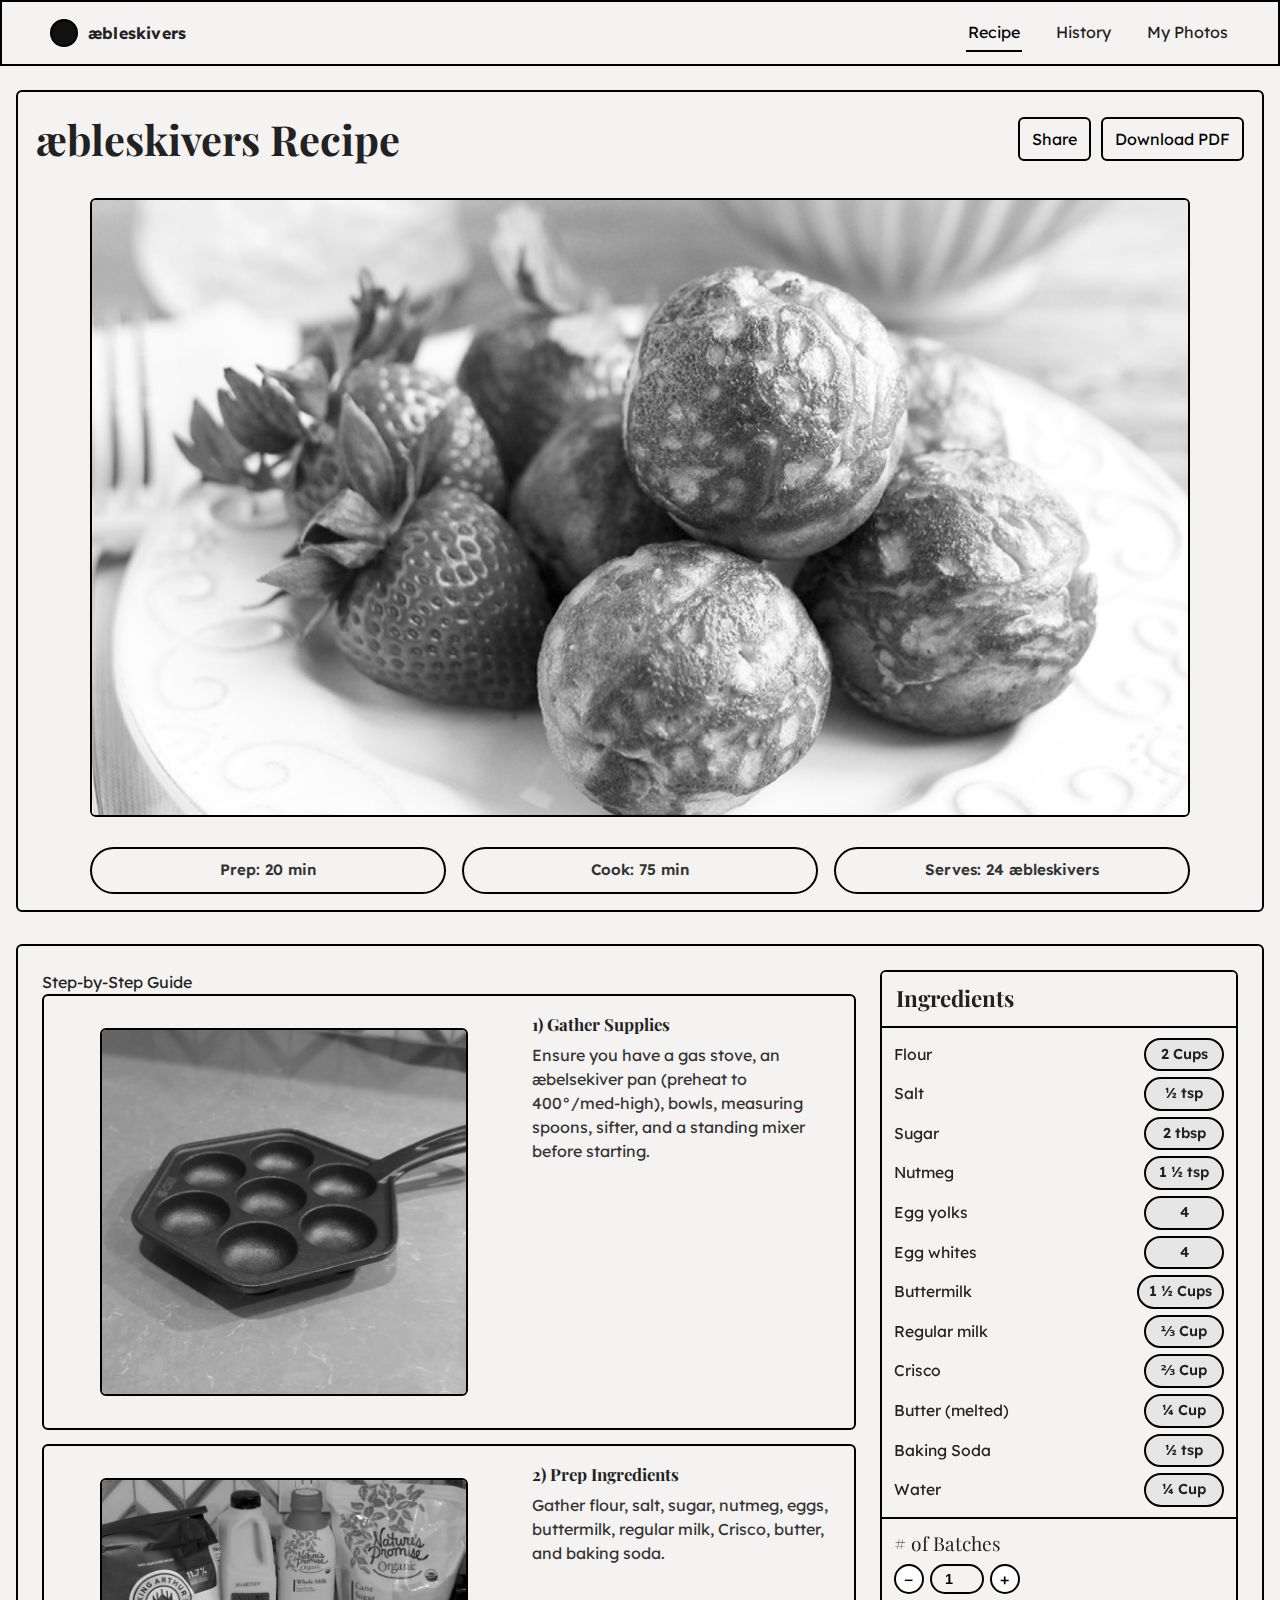
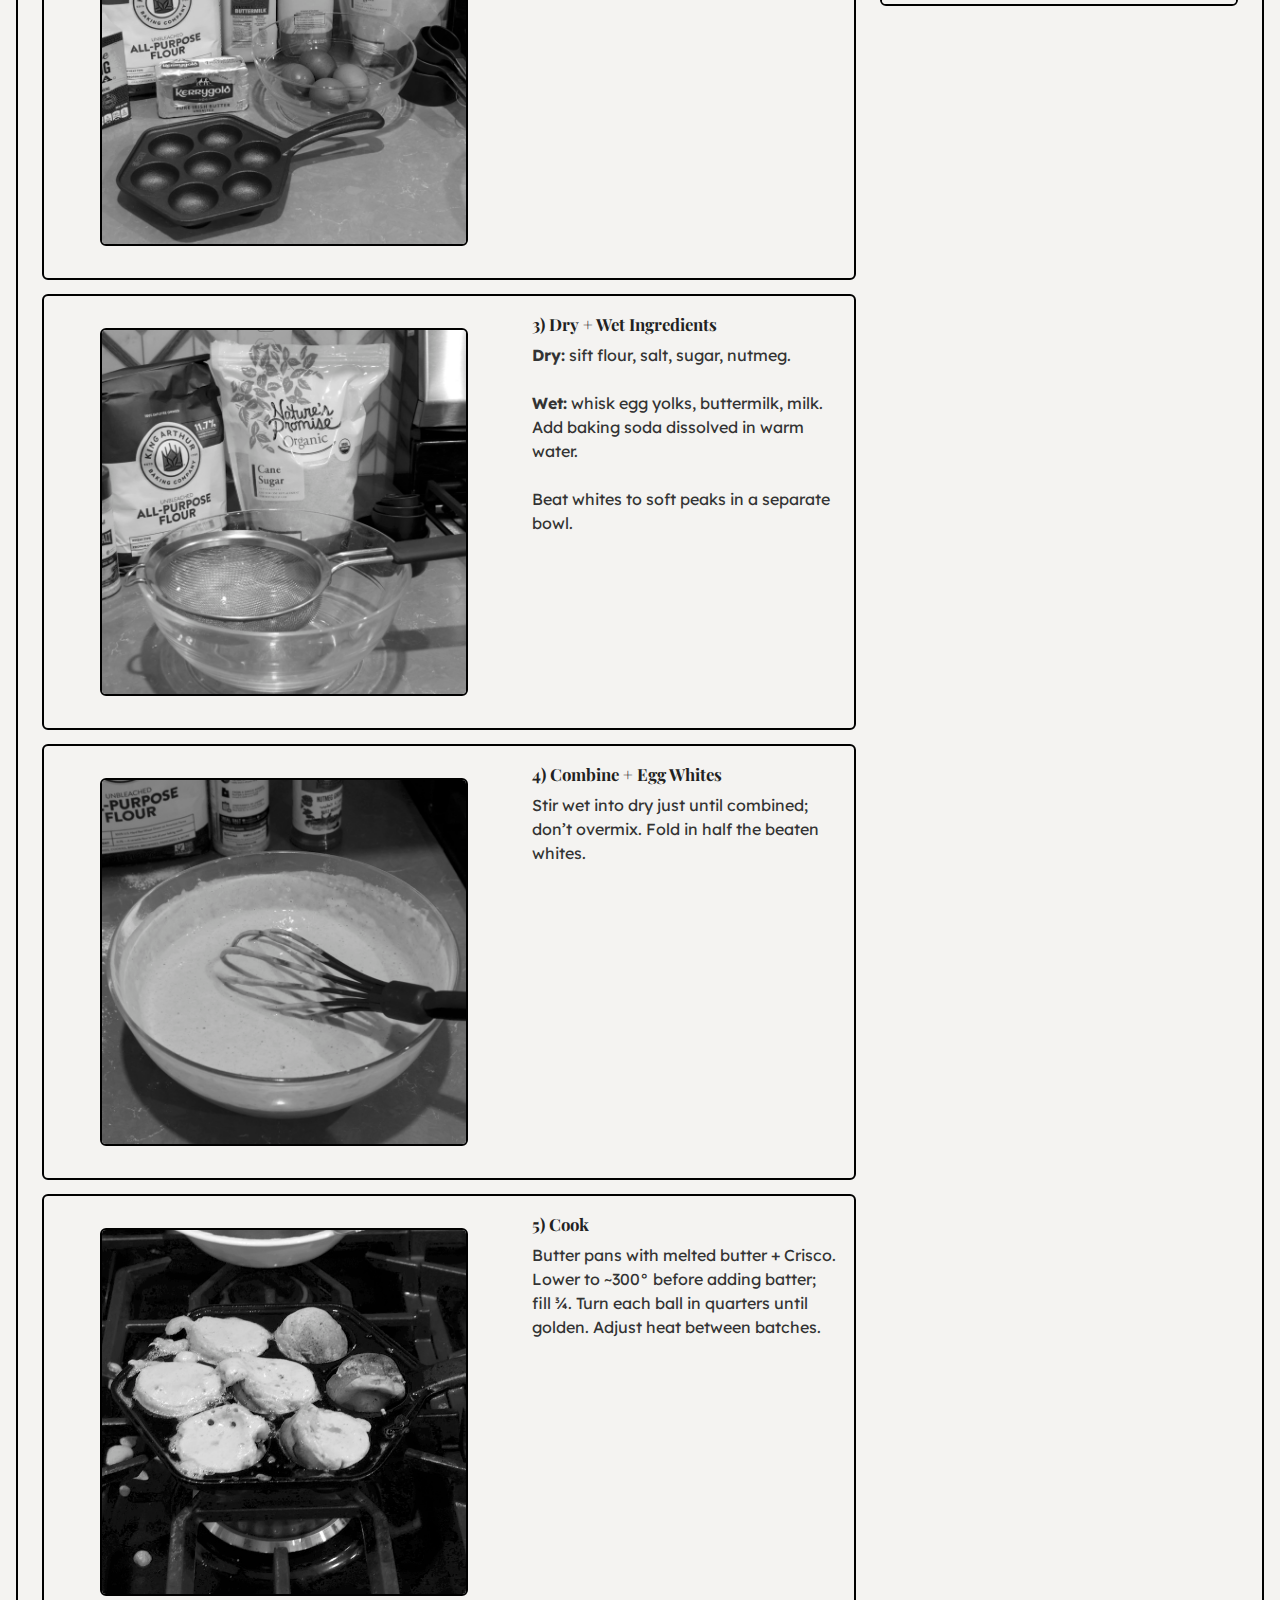
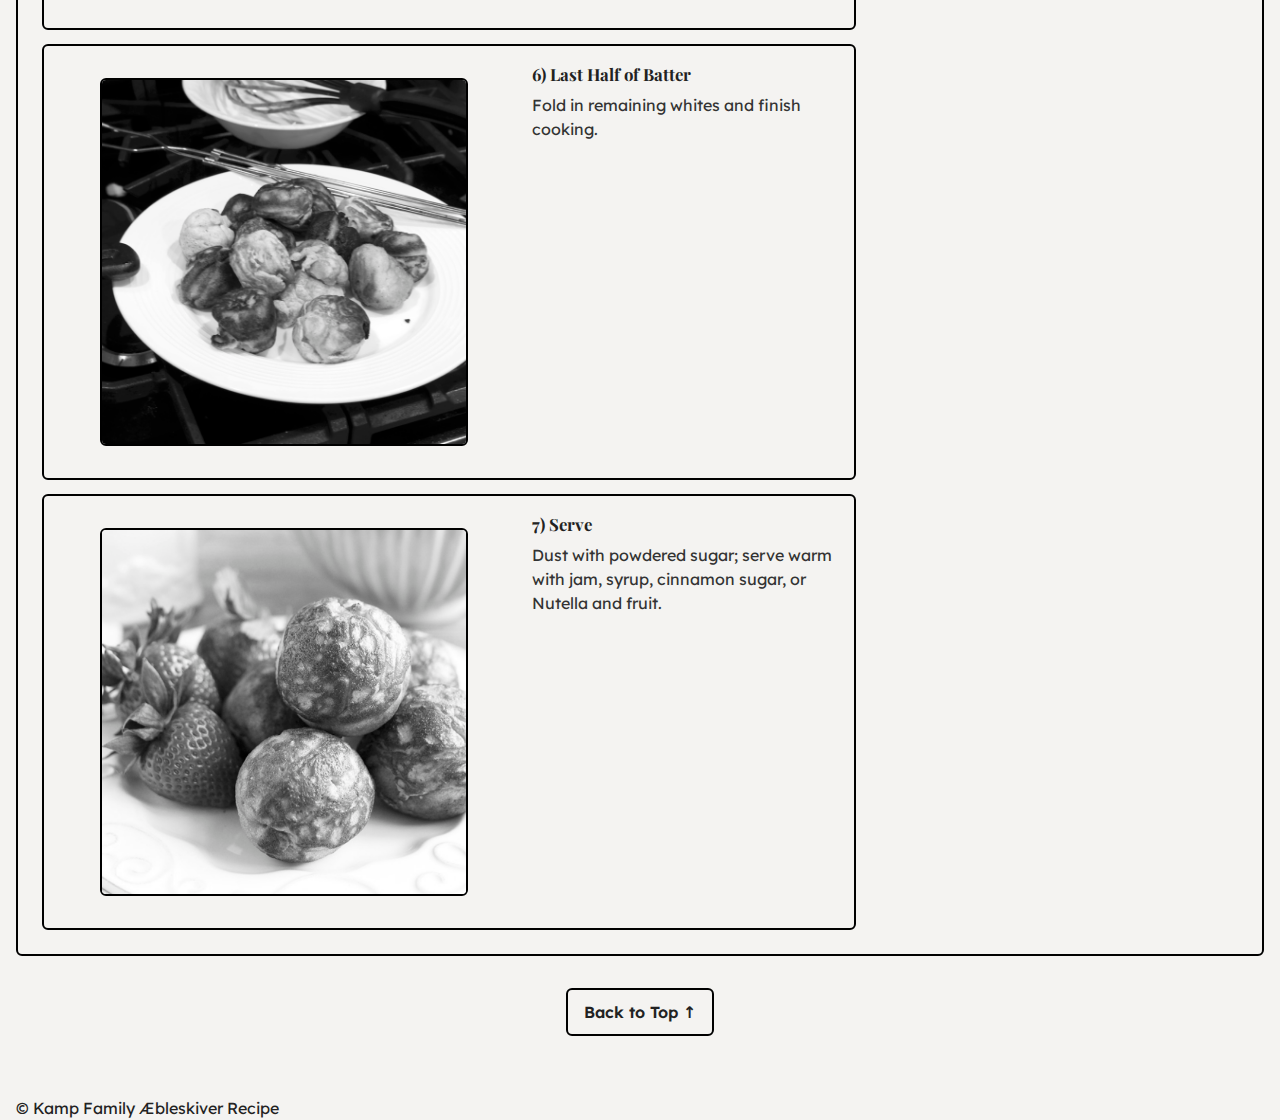
<file: recipe.html>
<!DOCTYPE html>
<html lang="en">
<head>
  <meta charset="utf-8" />
  <meta name="viewport" content="width=device-width, initial-scale=1" />
  <title>Æbleskivers Recipe</title>

  <link href="https://fonts.googleapis.com/css2?family=Lexend:wght@300..700&family=Playfair+Display:wght@400..700&display=swap" rel="stylesheet">
  <link rel="stylesheet" href="style.css" />
  <style>
    /* optional: native smooth scrolling for anchor fallback */
    html { scroll-behavior: smooth; }
  </style>
</head>
<body>
  <!-- anchor for Back-to-Top -->
  <div id="top"></div>

  <!-- Header -->
  <header class="site-header">
    <div class="container header-grid">
      <a class="logo-home" href="index.html" aria-label="Go to homepage">
        <span class="logo-dot" aria-hidden="true"></span>
        <strong class="wordmark">æbleskivers</strong>
      </a>
      <nav class="site-nav" aria-label="Primary">
        <a href="recipe.html" class="active">Recipe</a>
        <a href="index.html#background">History</a>
        <a href="index.html#photos">My Photos</a>
      </nav>
      <div class="header-actions"></div>
    </div>
  </header>

  <!-- Main -->
  <main class="container">
    <!-- ===== Tile 1: HERO (full width) ===== -->
    <section class="card recipe-hero" aria-labelledby="title">
      <header class="recipe-head">
        <h1 id="title">æbleskivers Recipe</h1>
        <div class="head-actions">
          <button id="btn-share-site" class="btn" type="button">Share</button>
          <button id="btn-download-pdf" class="btn" type="button">Download PDF</button>
        </div>
      </header>

      <!-- Hero -->
      <div class="hero-wrap">
        <figure class="img-swap hero-media" style="--ratio: 16/9;">
          <img class="bw"    src="assets/recipepage/prettyballsbw.jpg"   alt="Æbleskivers with strawberries">
          <img class="color" src="assets/recipepage/prettyballs copy.jpg" alt="" aria-hidden="true">
        </figure>

        <div class="meta">
          <div class="pill">Prep: 20 min</div>
          <div class="pill">Cook: 75 min</div>
          <div class="pill">Serves: 24 æbleskivers</div>
        </div>
      </div>
    </section>

    <!-- ===== Tile 2: BODY (Steps | Ingredients) ===== -->
    <section class="card recipe-body">
      <div class="recipe-columns">
        <!-- LEFT: Steps (wrapped so the title bar doesn't overflow the grid) -->
        <div class="steps-card">
          <div class="section-title">Step-by-Step Guide</div>

          <section class="steps" aria-label="Step by step">
            <!-- Step 1 -->
            <article class="step">
              <figure class="img-swap" style="--ratio: 1/1;">
                <img class="bw"    src="assets/recipepage/panbw.jpg" alt="Ingredients on counter">
                <img class="color" src="assets/recipepage/pan.JPG"   alt="" aria-hidden="true">
              </figure>
              <div>
                <h3>1) Gather Supplies</h3>
                <p>Ensure you have a gas stove, an æbelsekiver pan (preheat to 400°/med-high), bowls, measuring spoons, sifter, and a standing mixer before starting.</p>
              </div>
            </article>

            <!-- Step 2 -->
            <article class="step">
              <figure class="img-swap" style="--ratio: 1/1;">
                <img class="bw"    src="assets/recipepage/ingredientsbw.jpg" alt="Dry ingredients">
                <img class="color" src="assets/recipepage/ingredients.JPG"   alt="" aria-hidden="true">
              </figure>
              <div>
                <h3>2) Prep Ingredients</h3>
                <p>Gather flour, salt, sugar, nutmeg, eggs, buttermilk, regular milk, Crisco, butter, and baking soda.</p>
              </div>
            </article>

            <!-- Step 3 -->
            <article class="step">
              <figure class="img-swap" style="--ratio: 1/1;">
                <img class="bw"    src="assets/recipepage/dry_ingredientsbw.jpg" alt="">
                <img class="color" src="assets/recipepage/dry_ingredients.JPG"   alt="" aria-hidden="true">
              </figure>
              <div>
                <h3>3) Dry + Wet Ingredients</h3>
                <p><strong>Dry:</strong> sift flour, salt, sugar, nutmeg. <br><br>
                   <strong>Wet:</strong> whisk egg yolks, buttermilk, milk. Add baking soda dissolved in warm water. <br><br>
                   Beat whites to soft peaks in a separate bowl.</p>
              </div>
            </article>

            <!-- Step 4 -->
            <article class="step">
              <figure class="img-swap" style="--ratio: 1/1;">
                <img class="bw"    src="assets/recipepage/bowlbw.jpg" alt="">
                <img class="color" src="assets/recipepage/bowl.JPG"   alt="" aria-hidden="true">
              </figure>
              <div>
                <h3>4) Combine + Egg Whites</h3>
                <p>Stir wet into dry just until combined; don’t overmix. Fold in half the beaten whites.</p>
              </div>
            </article>

            <!-- Step 5 -->
            <article class="step">
              <figure class="img-swap" style="--ratio: 1/1;">
                <img class="bw"    src="assets/recipepage/ballsturn1bw.jpg" alt="">
                <img class="color" src="assets/recipepage/ballsturn2.JPG"   alt="" aria-hidden="true">
              </figure>
              <div>
                <h3>5) Cook</h3>
                <p>Butter pans with melted butter + Crisco. Lower to ~300° before adding batter; fill ¾. Turn each ball in quarters until golden. Adjust heat between batches.</p>
              </div>
            </article>

            <!-- Step 6 -->
            <article class="step">
              <figure class="img-swap" style="--ratio: 1/1;">
                <img class="bw"    src="assets/recipepage/finalballsbw.jpg" alt="">
                <img class="color" src="assets/recipepage/finalballs.JPG"   alt="" aria-hidden="true">
              </figure>
              <div>
                <h3>6) Last Half of Batter</h3>
                <p>Fold in remaining whites and finish cooking.</p>
              </div>
            </article>

            <!-- Step 7 -->
            <article class="step">
              <figure class="img-swap" style="--ratio: 1/1;">
                <img class="bw"    src="assets/recipepage/prettyballsbw.jpg" alt="">
                <img class="color" src="assets/recipepage/prettyballs copy.jpg"   alt="" aria-hidden="true">
              </figure>
              <div>
                <h3>7) Serve</h3>
                <p>Dust with powdered sugar; serve warm with jam, syrup, cinnamon sugar, or Nutella and fruit.</p>
              </div>
            </article>
          </section>
        </div>

        <!-- RIGHT: Sticky Ingredients -->
        <aside class="ingredients" aria-label="Ingredients" id="ingredients">
          <div class="ing-head">Ingredients</div>

          <ul class="ing-list">
            <!-- data-qty is the amount for ONE batch -->
            <li data-qty="2"     data-unit="Cups"><span class="label">Flour</span>           <span class="pill"></span></li>
            <li data-qty="0.5"   data-unit="tsp"><span class="label">Salt</span>              <span class="pill"></span></li>
            <li data-qty="2"     data-unit="tbsp"><span class="label">Sugar</span>            <span class="pill"></span></li>
            <li data-qty="1.5"   data-unit="tsp"><span class="label">Nutmeg</span>            <span class="pill"></span></li>
            <li data-qty="4"     data-unit="" data-round="1"><span class="label">Egg yolks</span>  <span class="pill"></span></li>
            <li data-qty="4"     data-unit="" data-round="1"><span class="label">Egg whites</span> <span class="pill"></span></li>
            <li data-qty="1.5"   data-unit="Cups"><span class="label">Buttermilk</span>       <span class="pill"></span></li>
            <li data-qty="0.333" data-unit="Cup"><span class="label">Regular milk</span>      <span class="pill"></span></li>
            <li data-qty="0.667" data-unit="Cup"><span class="label">Crisco</span>            <span class="pill"></span></li>
            <li data-qty="0.25"  data-unit="Cup"><span class="label">Butter (melted)</span>   <span class="pill"></span></li>
            <li data-qty="0.5"   data-unit="tsp"><span class="label">Baking Soda</span>       <span class="pill"></span></li>
            <li data-qty="0.25"  data-unit="Cup"><span class="label">Water</span>             <span class="pill"></span></li>
          </ul>

          <div class="ing-foot">
            <div class="batches-label"># of Batches</div>
            <div class="batches-ctrl">
              <button type="button" id="bt-dec" aria-label="Decrease batches">−</button>
              <input type="number" id="bt-input" min="1" max="60" step="1" />
              <button type="button" id="bt-inc" aria-label="Increase batches">+</button>
            </div>
          </div>
        </aside>
      </div>
    </section>

    <!-- Back to Top under the steps+ingredients tile -->
    <div class="backtop-wrap container">
      <a href="#top" id="back-to-top" class="btn backtop-btn" role="button">Back to Top ↑</a>
    </div>
  </main>

  <footer class="container site-footer">
    <p>© Kamp Family Æbleskiver Recipe</p>
  </footer>

  <script>
    // ===== Batches autoscale (quantities are for ONE batch) =====
    const baseBatches = 1;
    const ingRoot = document.getElementById('ingredients');
    const btInput = document.getElementById('bt-input');
    const btInc   = document.getElementById('bt-inc');
    const btDec   = document.getElementById('bt-dec');
    btInput.value = baseBatches;

    function prettyFraction(x) {
      const rounded = Math.round(x * 48) / 48;
      const n = parseFloat(rounded.toFixed(3));
      if (Math.abs(n - Math.round(n)) < 0.01) return String(Math.round(n));
      const fracs = [
        [0.125,"⅛"],[0.25,"¼"],[0.333,"⅓"],[0.375,"⅜"],
        [0.5,"½"],[0.625,"⅝"],[0.666,"⅔"],[0.75,"¾"],[0.875,"⅞"]
      ];
      for (const [f,g] of fracs) {
        if (Math.abs(n - f) < 0.02) return g;
        if (n > 1 && Math.abs(n - (Math.floor(n)+f)) < 0.02) return `${Math.floor(n)} ${g}`;
      }
      return (Math.round(n*100)/100).toString();
    }

    function updateIngredientsByBatches() {
      const batches = Math.max(1, Math.min(60, parseInt(btInput.value || baseBatches, 10)));
      btInput.value = batches;
      ingRoot.querySelectorAll('.ing-list li').forEach(li => {
        const base = parseFloat(li.dataset.qty || '0');
        const unit = li.dataset.unit || '';
        const roundWhole = li.dataset.round === '1';
        const scaled = base * (batches / baseBatches);
        const display = roundWhole ? Math.round(scaled) : prettyFraction(scaled);
        li.querySelector('.pill').textContent = unit ? `${display} ${unit}` : `${display}`;
      });
    }

    btInc?.addEventListener('click', () => { btInput.value = (parseInt(btInput.value,10)||baseBatches) + 1; updateIngredientsByBatches(); });
    btDec?.addEventListener('click', () => { btInput.value = Math.max(1,(parseInt(btInput.value,10)||baseBatches) - 1); updateIngredientsByBatches(); });
    btInput?.addEventListener('input', updateIngredientsByBatches);
    updateIngredientsByBatches();

    // ===== Share (replace SITE_URL when deployed) =====
    const SITE_URL = 'https://lehigh-university-design.github.io/p2-how-to-elisa-brear/'; // TODO real link
    document.getElementById('btn-share-site')?.addEventListener('click', async () => {
      const data = { title: 'Kamp Family æbleskiver Recipe', text: 'Here’s the recipe page!', url: SITE_URL };
      if (navigator.share) {
        try { await navigator.share(data); } catch {}
      } else {
        try { await navigator.clipboard.writeText(SITE_URL); alert('Link copied: ' + SITE_URL); }
        catch { window.prompt('Copy this link:', SITE_URL); }
      }
    });

    // ===== Download recipe card PDF =====
    const PDF_PATH = 'assets/random/recipe_card.pdf';
    document.getElementById('btn-download-pdf')?.addEventListener('click', async () => {
      try {
        const res = await fetch(PDF_PATH, { cache: 'no-store' });
        if (!res.ok) throw new Error(`HTTP ${res.status}`);
        const blob = await res.blob();
        const url = URL.createObjectURL(blob);
        const a = Object.assign(document.createElement('a'), { href: url, download: 'recipe_card.pdf' });
        document.body.appendChild(a); a.click(); a.remove(); URL.revokeObjectURL(url);
      } catch {
        window.open(PDF_PATH, '_blank', 'noopener,noreferrer');
      }
    });

    // ===== JS smooth-scroll fallback (works in old browsers) =====
    document.getElementById('back-to-top')?.addEventListener('click', (e) => {
      if (!('scrollBehavior' in document.documentElement.style)) {
        e.preventDefault();
        window.scrollTo({ top: 0, behavior: 'smooth' });
      }
    });
  </script>
</body>
</html>
</file>
<file: style.css>
/* ===============================
   Tokens & Fonts
=============================== */
:root {
  --container: 1400px;
  --gap: 24px;

  --site-bg: #F4F3F1;
  --brand: #111;
  --border: #000;
  --muted: #F5F5F5;
  --radius: 6px;

  --hero-max: 1100px;
  --font-body: "Lexend", system-ui, -apple-system, "Segoe UI", Roboto, Inter, Arial, sans-serif;
  --font-heading: "Playfair Display", Georgia, "Times New Roman", serif;
}

/* ===============================
   Base
=============================== */
* { box-sizing: border-box; }
html, body { height: 100%; }
body {
  margin: 0;
  color: #222;
  line-height: 1.5;
  background: var(--site-bg);
  font-family: var(--font-body);
}
h1, h2, h3 { font-family: var(--font-heading); }
img { max-width: 100%; height: auto; display: block; }
a { color: inherit; text-decoration: none; }
button { font: inherit; cursor: pointer; }
.container { width: min(100% - 2rem, var(--container)); margin-inline: auto; }

/* ===============================
   Header (grid) + borders
=============================== */
.site-header {
  position: sticky; top: 0; z-index: 50;
  background: var(--site-bg);
  border: 2px solid var(--border);
}

.header-grid {
  display: flex;
  align-items: center;
  justify-content: space-between; /* logo left, nav right */
  padding: 0.75rem 2rem;
}

.logo-home { display: inline-grid; grid-auto-flow: column; align-items: center; gap: 10px; }
.logo-dot {
  width: 28px; height: 28px; border-radius: 999px;
  background: var(--brand);
  border: 2px solid var(--border);
  transition: transform 150ms ease;
}
.logo-home:hover .logo-dot,
.logo-home:focus-visible .logo-dot { transform: scale(1.06); }
.wordmark { letter-spacing: .2px; }

.site-nav {
  display: flex;
  gap: 2rem;
  margin-left: auto;
}
.site-nav a { padding: 6px 2px; border-bottom: 2px solid transparent; transition: border-color 140ms ease, color 140ms ease; }
.site-nav a:hover, .site-nav a:focus-visible { border-bottom-color: #777; }
.site-nav a.active { border-bottom-color: #000; color: #000; }

.header-actions { display: grid; grid-auto-flow: column; gap: 10px; }

@media (max-width: 820px) {
  .header-grid { padding: 0.75rem 1rem; }
  .site-nav { gap: 1rem; }
}


.card,
.hero-section,
.section-background,
.section-family,
.section-cta {
  border: 2px solid var(--border);
  background: var(--site-bg);
  border-radius: var(--radius);
  padding: 24px;
  margin-block: 32px;
}

/* Buttons / pills */
.btn {
  padding: 8px 12px;
  border: 2px solid var(--border);
  background: var(--site-bg);
  border-radius: var(--radius);
}
.btn:hover { background: var(--muted); }
.btn-primary { font-weight: 600; }

.meta {
  display: grid; grid-template-columns: repeat(3, 1fr);
  gap: 8px; margin-top: 10px; font-size: .95rem; color: #333;
}
.pill {
  background: var(--muted);
  border: 2px solid var(--border);
  border-radius: 999px;
  padding: 6px 10px;
  text-align: center;
}

/* Landing helpers */
.landing .hero-section .hero-media,
.photo-grid .photo-tile figure,
.img-swap {
  border: 2px solid var(--border);
  border-radius: var(--radius);
}
.photo-grid { display: grid; grid-template-columns: repeat(2, minmax(0, 1fr)); gap: 14px; margin-top: 12px; }
.photo-tile { display: grid; gap: 6px; }


.history-card {
  position: relative;
  padding-top: 64px; /* space for the label bar */
}
.history-card .section-title {
  position: absolute;
  top: -2px; left: -2px; right: -2px;
  border: 2px solid var(--border);
  border-bottom: none;
  border-top-left-radius: var(--radius);
  border-top-right-radius: var(--radius);
  background: var(--site-bg);
  font-family: var(--font-heading);
  font-size: clampclamp(1.5rem, 1.2rem + 1vw, 2rem);
  font-weight: 700;
  padding: 12px 16px;
}
.history-card .history-content {
  display: grid;
  grid-template-columns: minmax(0, 1fr) clamp(220px, 32vw, 420px);
  gap: var(--gap);
  align-items: center;
}
.history-card .history-text p { margin: 0 0 0.8rem; }
.history-card .history-flag {
  border: 2px solid var(--border);
  border-radius: var(--radius);
  overflow: hidden;
  transition: transform .18s ease;
}
.history-card .history-flag:hover { transform: translateY(-2px); }

/* ===============================
   Recipe page (two tiles)
=============================== */

/* Tile spacing */
.recipe-hero {
  margin-top: 24px;
  margin-bottom: 24px;
  padding: 16px 18px; /* reduce padding inside card so image sits closer */
}
/* Title + actions row inside tiles */
.recipe-head {
  display: flex; align-items: center; gap: 12px; margin-bottom: 12px;
}
.recipe-head h1 { margin: 0; font-size: clamp(1.8rem, 1rem + 2.6vw, 2.6rem); }
.head-actions { margin-left: auto; display: flex; gap: 10px; }

/* === HERO image + pills share width === */
.hero-wrap {
  display: flex;
  flex-direction: column;
  align-items: center;
}

.hero-media {
  width: 100%;
  max-width: var(--hero-max);
  border: 2px solid var(--border);
  border-radius: var(--radius);
}

/* Pills row aligned to image edges */
.recipe-hero .meta {
  display: flex;
  gap: 16px;
  width: 100%;
  max-width: var(--hero-max);
  margin: 14px auto 0;
}
.recipe-hero .meta .pill {
  flex: 1;
  text-align: center;
  padding: 10px 0;
  border: 2px solid var(--border);
  border-radius: 999px;
  background: var(--site-bg);
  font-weight: 600;
}

.hero-section .hero-media {
  width: 100%;
  max-width: var(--hero-max); /* same width variable as recipe page */
  margin-inline: auto;
  display: block;
  border: 2px solid var(--border);
  border-radius: var(--radius);
}


/* BODY tile: Steps | Ingredients */
.recipe-body .recipe-columns {
  display: grid;
  grid-template-columns: minmax(0, 1fr) clamp(260px, 28vw, 360px);
  gap: var(--gap);
  align-items: start;
}

/* ===== Ingredients card (sticky) ===== */
.ingredients {
  position: sticky;
  top: 76px;
  align-self: start;
  background: var(--site-bg);
  border: 2px solid var(--border);
  border-radius: var(--radius);
  padding: 0;
  overflow: hidden;
  max-height: calc(100dvh - 100px);
}

.ing-head {
  background: var(--site-bg);
  border-bottom: 2px solid var(--border);
  padding: 10px 14px;
  font-family: var(--font-heading);
  font-size: 1.4rem;
  font-weight: 700;
}

.hero-section h1 {
  font-size: clamp(1.8rem, 1rem + 2.6vw, 2.6rem); /* same as recipe page title */
  font-family: var(--font-heading);
  margin-bottom: 0.5rem;
}

.ing-list {
  list-style: none;
  margin: 0;
  padding: 10px 12px;
  display: grid;
  gap: 6px;
}
.ing-list li {
  display: grid;
  grid-template-columns: 1fr auto;
  align-items: center;
  gap: 8px;
}
.ing-list .label { font-size: 0.98rem; }
.ing-list .pill {
  padding: 4px 10px;
  border: 2px solid var(--border);
  border-radius: 999px;
  background: #E6E6E6;
  font-weight: 600;
  font-size: 0.9rem;
  min-width: 80px;
  text-align: center;
}

.ing-foot {
  border-top: 2px solid var(--border);
  background: var(--site-bg);
  padding: 10px 12px;
}
.batches-label {
  font-family: var(--font-heading);
  font-size: 1.2rem;
  margin-bottom: 6px;
}
.batches-ctrl {
  display: inline-grid;
  grid-auto-flow: column;
  gap: 6px;
  align-items: center;
}
.batches-ctrl button {
  width: 30px; height: 30px;
  border: 2px solid var(--border);
  background: #fff;
  border-radius: 999px;
  font-size: 1rem;
  line-height: 1;
  cursor: pointer;
}
.batches-ctrl input {
  width: 54px; height: 30px;
  border: 2px solid var(--border);
  border-radius: 999px;
  text-align: center;
  background: var(--site-bg);
  font-weight: 600;
  font-size: 0.9rem;
}

/* Steps list + each step */

.steps { display: grid; gap: 14px; margin-top: 0; }
.step {
  display: grid;
  grid-template-columns: clamp(260px, 35vw, 520px) 1fr;  /* image | text */
  gap: 24px;
  align-items: start;
  border: 2px solid var(--border);
  border-radius: var(--radius);
  padding: 16px;
  background: var(--site-bg);
}
.step h3 { margin: 0 0 6px; font-size: 1.05rem; }
.step p  { margin: 0; color: #333; }

/* Responsive: stack body tile and put Ingredients on top */
@media (max-width: 900px) {
  .recipe-body .recipe-columns { grid-template-columns: 1fr; }
  .ingredients { position: static; max-height: none; }
  .step { grid-template-columns: 1fr; }
}

/* ===============================
   B&W → Color hover (two-image stack)
=============================== */
.img-swap {
  position: relative; display: block; aspect-ratio: var(--ratio, 4/3);
  overflow: hidden; background: #fff;
}
.img-swap img { position: absolute; inset: 0; width: 100%; height: 100%; object-fit: cover; }
.img-swap .color { opacity: 0; transition: opacity 220ms ease; }
.img-swap:hover .color, .img-swap:focus-within .color { opacity: 1; }

/* Print to PDF (recipe only)*/
@media print {
  body * { visibility: hidden !important; }
  #recipe-card, #recipe-card * { visibility: visible !important; }
  #recipe-card { position: absolute; inset: 0; margin: 0; border: 2px solid var(--border); box-shadow: none; }
}

/*  Back to Top*/
.backtop-wrap {
  display: flex;
  justify-content: center;
  margin: 28px auto 60px;
}
.backtop-btn {
  padding: 10px 16px;
  border: 2px solid var(--border);
  border-radius: var(--radius);
  background: var(--site-bg);
  font-weight: 600;
}
.backtop-btn:hover { background: var(--muted); }
</file>
